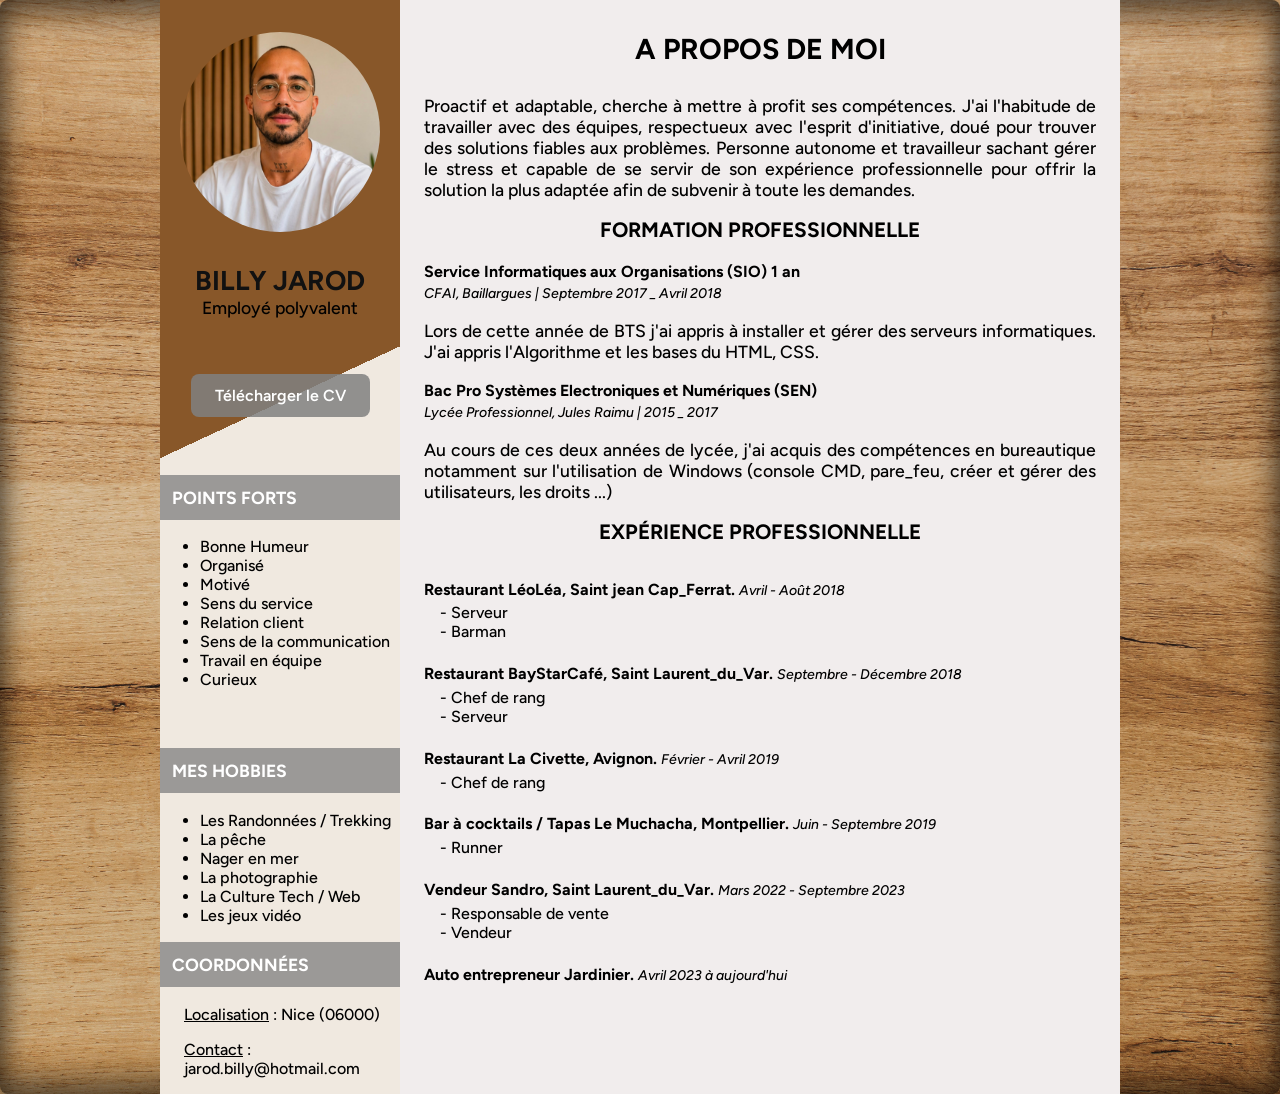
<file: CV_1/index.html>
<!DOCTYPE html>
<html lang="fr">
    <head>
        <meta charset="UTF-8">
        <meta name="viewport" content="width=device-width, initial-scale=1.0">
        <link rel="preconnect" href="https://fonts.googleapis.com">
        <link rel="preconnect" href="https://fonts.gstatic.com" crossorigin>
        <link href="https://fonts.googleapis.com/css2?family=Figtree:ital,wght@0,300..900;1,300..900&display=swap" rel="stylesheet">
        <link href="style.css" rel="stylesheet">
        <title>Curriculum Vitae Mr. BILLY Jarod</title>
        
    </head>
    <body>
        <header></header>
        <main>
            <section class="display">
                <section class="display_info_perso">
                    <div class="space_between_nom_photo">
                        <div class="photo_prenom">
                            <a href="images/img_profil_cv.jpeg"><img src="images/img_profil_cv_mini.png" title="photo_de_profil" alt="Photo de profil du CV" class="img_profil"></a>
                        </div>
                        <div class="nom_prenom">
                            <h1>BILLY JAROD</h1>
                            <p>Employé polyvalent</p>
                        </div>
                    </div>
                    
                    <a href="PDF/cv_lettre_mr_billy_jarod.pdf" target="_blank" rel="noopener noreferrer" download="cv_lettre_mr_billy_jarod.pdf" class="bouton_download">Télécharger le CV</a>

                    <div class="space_between_points_fort_coordo">
                        <div class="points_fort">
                            <h3>POINTS FORTS</h3>
                            <ul>
                                <li>Bonne Humeur</li>
                                <li>Organisé</li>
                                <li>Motivé</li>
                                <li>Sens du service</li>
                                <li>Relation client</li>
                                <li>Sens de la communication</li>
                                <li>Travail en équipe</li>
                                <li>Curieux</li>
                            </ul>
                        </div>
                        <div class="hobbies">
                            <h3>MES HOBBIES</h3>
                            <ul>
                                <li>Les Randonnées / Trekking</li>
                                <li>La pêche</li>
                                <li>Nager en mer</li>
                                <li>La photographie</li>
                                <li>La Culture Tech / Web</li>
                                <li>Les jeux vidéo</li>
                            </ul>
                        </div>
                        <div class="coordonnees">
                            <h3>COORDONNÉES</h3>
                            <p><span>Localisation</span> : Nice (06000)</p>
                            <p><span>Contact</span> : jarod.billy@hotmail.com</p>
                        </div>
                    </div>
                </section>

                <section class="display_info_generale">
                    <div class="a_propos">
                        <h1>A PROPOS DE MOI</h1>
                        <div class="introduction">
                        <p>
                            Proactif et adaptable, cherche à mettre à profit ses compétences. J'ai l'habitude de travailler avec des équipes,
                            respectueux avec l'esprit d'initiative, doué pour trouver des solutions fiables aux problèmes. Personne
                            autonome et travailleur sachant gérer le stress et capable de se servir de son expérience professionnelle
                            pour offrir la solution la plus adaptée afin de subvenir à toute les demandes.
                        </p>
                        </div>
                    </div>
                    <div class="formation_pro">

                        <h2>FORMATION PROFESSIONNELLE</h2>
                        <div class="formation">
                            <div class="text_etude">
                                <p><span class="type_formation">Service Informatiques aux Organisations (SIO) 1 an</span><br>
                                <span class="lieu_formation">CFAI, Baillargues | Septembre 2017 _ Avril 2018</span></p>
                            </div>
                            <p>Lors de cette année de BTS j'ai appris à installer et gérer des
                        serveurs informatiques. J'ai appris l'Algorithme et les bases du HTML, CSS.</p>
                        </div>
                        <div class="formation">
                            <div class="text_etude">
                                <p><span class="type_formation">Bac Pro Systèmes Electroniques et Numériques (SEN)</span><br>
                                <span class="lieu_formation">Lycée Professionnel, Jules Raimu | 2015 _ 2017</span></p>
                            </div>
                            <p>Au cours de ces deux années de lycée, j'ai acquis des compétences en bureautique
                            notamment sur l'utilisation de Windows (console CMD, pare_feu, créer et gérer des utilisateurs, les droits ...)</p>
                        </div>
                    </div>
                    <div class="experience_pro">
                        <h2>EXPÉRIENCE PROFESSIONNELLE</h2>

                        <div class="emplois">
                        <div class="emplois_entete">
                            <p><span class="type_lieu_emplois">Restaurant LéoLéa, Saint jean Cap_Ferrat.</span>
                            <span class="duree_poste">Avril - Août 2018</span></p>
                        </div>
                        <p class="poste">- Serveur<br>- Barman</p>
                        </div>

                        <div class="emplois">
                        <div class="emplois_entete">
                            <p><span class="type_lieu_emplois">Restaurant BayStarCafé, Saint Laurent_du_Var.</span>
                            <span class="duree_poste">Septembre - Décembre 2018</span></p>
                        </div>
                        <p class="poste">- Chef de rang<br>- Serveur</p>
                        </div>

                        <div class="emplois">
                        <div class="emplois_entete">
                            <p><span class="type_lieu_emplois">Restaurant La Civette, Avignon.</span>
                            <span class="duree_poste">Février - Avril 2019</span></p>
                        </div>
                        <p class="poste">- Chef de rang</p>
                        </div>

                        <div class="emplois">
                        <div class="emplois_entete">
                            <p><span class="type_lieu_emplois">Bar à cocktails / Tapas Le Muchacha, Montpellier.</span>
                            <span class="duree_poste">Juin - Septembre 2019</span></p>
                        </div>
                        <p class="poste">- Runner</p>
                        </div>

                        <div class="emplois">
                        <div class="emplois_entete">
                            <p><span class="type_lieu_emplois">Vendeur Sandro, Saint Laurent_du_Var.</span>
                            <span class="duree_poste">Mars 2022 - Septembre 2023</span></p>
                        </div>
                        <p class="poste">- Responsable de vente<br>- Vendeur</p>
                        </div>

                        <div class="emplois">
                        <div class="emplois_entete">
                            <p><span class="type_lieu_emplois">Auto entrepreneur Jardinier.</span>
                            <span class="duree_poste">Avril 2023 à aujourd'hui</span></p>
                        </div>
                        </div>
                    </div>
                </section>
            </section>
        </main>
        <footer></footer>
    </body>
</html>
</file>
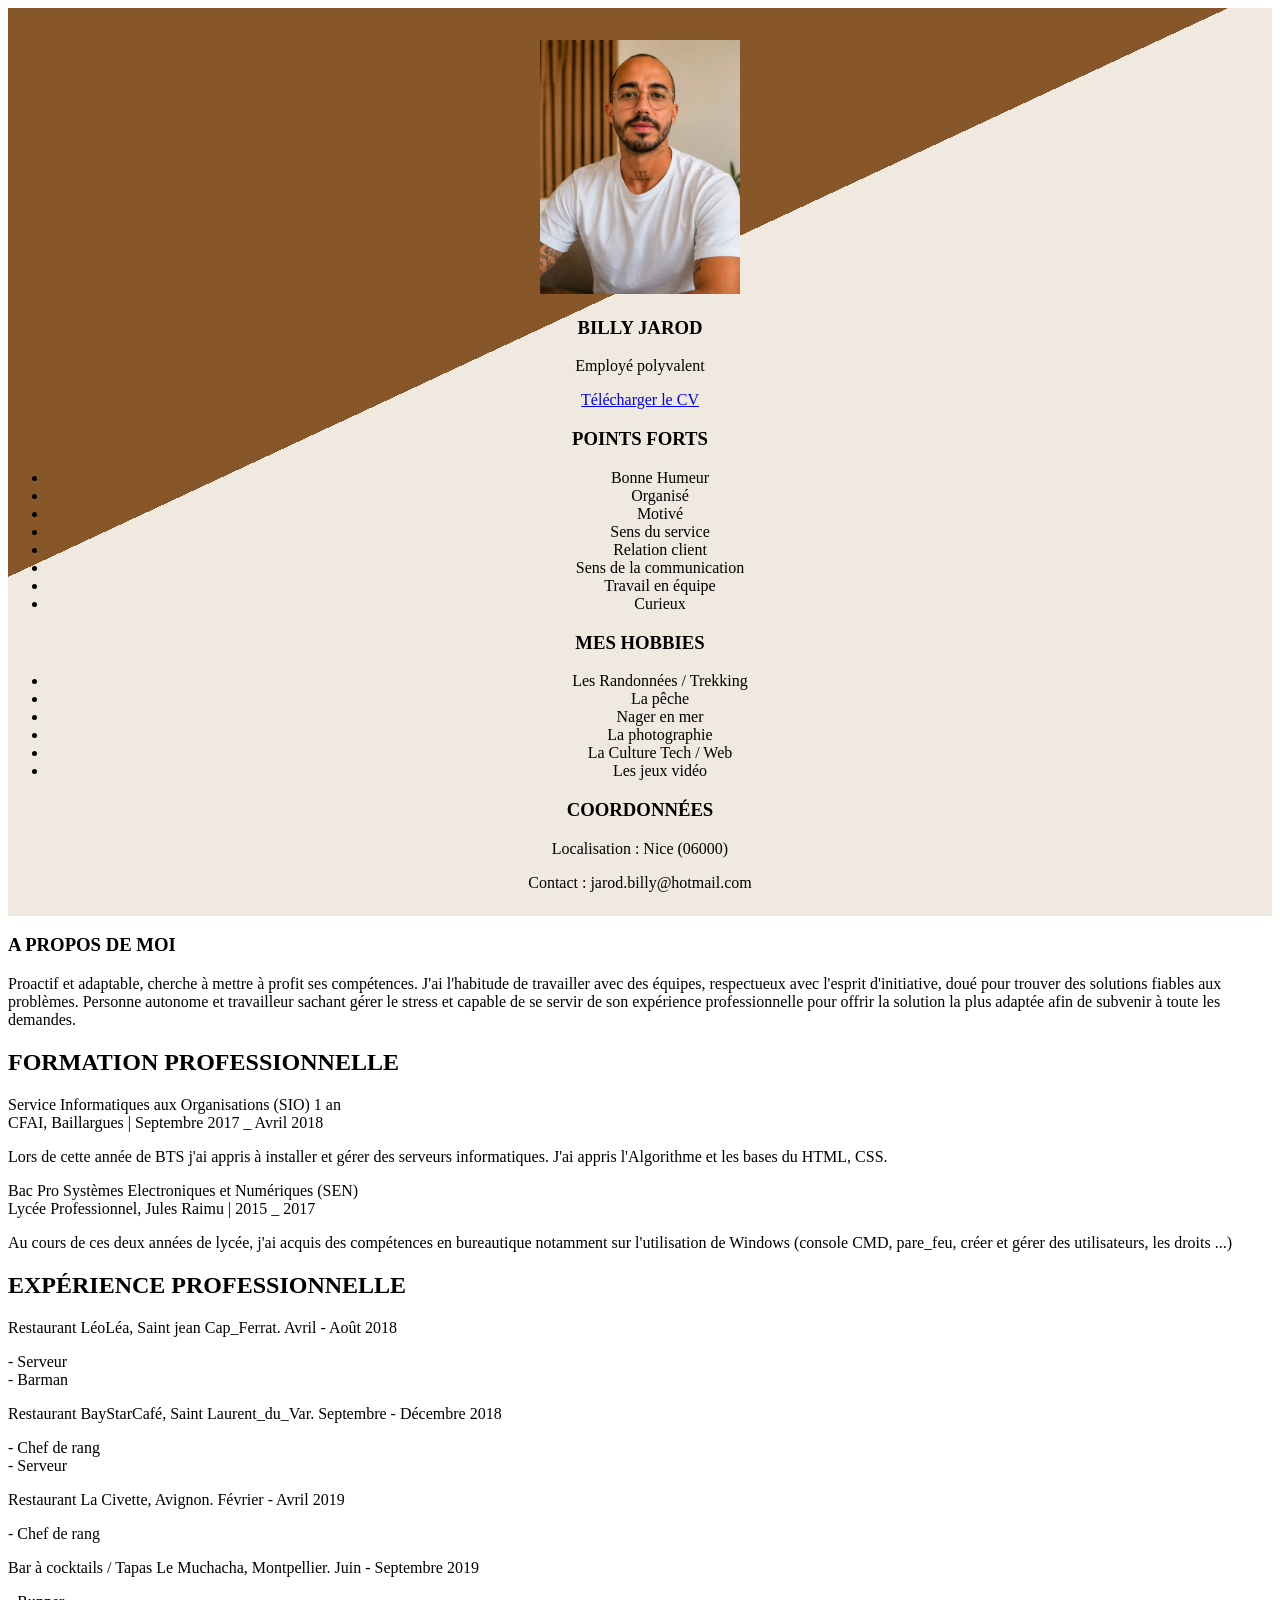
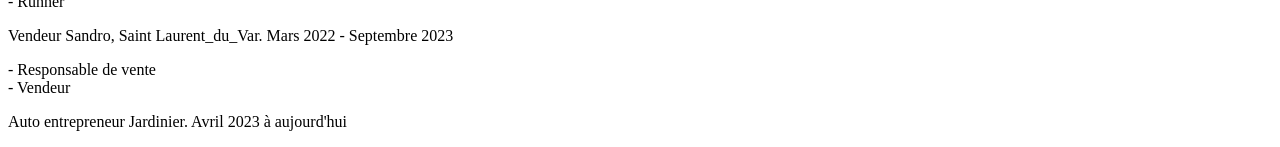
<file: CV_2/index.html>
<!DOCTYPE html>
<html lang="fr">
    <head>
        <meta charset="UTF-8">
        <meta name="viewport" content="width=device-width, initial-scale=1.0">
        <link rel="preconnect" href="https://fonts.googleapis.com">
        <link rel="preconnect" href="https://fonts.gstatic.com" crossorigin>
        <link href="https://fonts.googleapis.com/css2?family=Figtree:ital,wght@0,300..900;1,300..900&display=swap" rel="stylesheet">
        <link href="style.css" rel="stylesheet">
        <title>Curriculum Vitae Mr. BILLY Jarod</title>
        
    </head>
    <body>
        <header></header>
        <main>
            <section class="display">
                <section class="display__persoinfo">
                    <div class="spacebtw ">
                        <div class="picture">
                            <a href="images/img_profil_cv.jpeg"><img src="images/img_profil_cv_mini.png" title="photo_de_profil" alt="Photo de profil du CV" class="img_profil"></a>
                        </div>
                        <div class="firtsname">
                            <h1>BILLY JAROD</h1>
                            <p>Employé polyvalent</p>
                        </div>
                    </div>
                    <a href="PDF/cv_lettre_mr_billy_jarod.pdf" target="_blank" rel="noopener noreferrer" download="cv_lettre_mr_billy_jarod.pdf" class="btn_dl">Télécharger le CV</a>

                    <div class="space_between_strong-points_coordo">
                        <div class="strong-points">
                            <h3>POINTS FORTS</h3>
                            <ul>
                                <li>Bonne Humeur</li>
                                <li>Organisé</li>
                                <li>Motivé</li>
                                <li>Sens du service</li>
                                <li>Relation client</li>
                                <li>Sens de la communication</li>
                                <li>Travail en équipe</li>
                                <li>Curieux</li>
                            </ul>
                        </div>
                        <div class="hobbies">
                            <h3>MES HOBBIES</h3>
                            <ul>
                                <li>Les Randonnées / Trekking</li>
                                <li>La pêche</li>
                                <li>Nager en mer</li>
                                <li>La photographie</li>
                                <li>La Culture Tech / Web</li>
                                <li>Les jeux vidéo</li>
                            </ul>
                        </div>
                        <div class="contacts">
                            <h3>COORDONNÉES</h3>
                            <p><span>Localisation</span> : Nice (06000)</p>
                            <p><span>Contact</span> : jarod.billy@hotmail.com</p>
                        </div>
                    </div>
                </section>

                <section class="display_info_general">
                    <div>
                        <h1>A PROPOS DE MOI</h1>
                        <div class="intro">
                        <p>
                            Proactif et adaptable, cherche à mettre à profit ses compétences. J'ai l'habitude de travailler avec des équipes,
                            respectueux avec l'esprit d'initiative, doué pour trouver des solutions fiables aux problèmes. Personne
                            autonome et travailleur sachant gérer le stress et capable de se servir de son expérience professionnelle
                            pour offrir la solution la plus adaptée afin de subvenir à toute les demandes.
                        </p>
                        </div>
                    </div>
                    <div class="formation_pro">

                        <h2>FORMATION PROFESSIONNELLE</h2>
                        <div class="training">
                            <div class="text_etude">
                                <p><span class="training_type">Service Informatiques aux Organisations (SIO) 1 an</span><br>
                                <span class="loc_training">CFAI, Baillargues | Septembre 2017 _ Avril 2018</span></p>
                            </div>
                            <p>Lors de cette année de BTS j'ai appris à installer et gérer des
                        serveurs informatiques. J'ai appris l'Algorithme et les bases du HTML, CSS.</p>
                        </div>
                        <div class="training">
                            <div class="text_etude">
                                <p><span class="training_type">Bac Pro Systèmes Electroniques et Numériques (SEN)</span><br>
                                <span class="loc_training">Lycée Professionnel, Jules Raimu | 2015 _ 2017</span></p>
                            </div>
                            <p>Au cours de ces deux années de lycée, j'ai acquis des compétences en bureautique
                            notamment sur l'utilisation de Windows (console CMD, pare_feu, créer et gérer des utilisateurs, les droits ...)</p>
                        </div>
                    </div>
                    <div>
                        <h2>EXPÉRIENCE PROFESSIONNELLE</h2>

                        <div class="jobs">
                        <div class="jobs_header">
                            <p><span class="loc_jobs">Restaurant LéoLéa, Saint jean Cap_Ferrat.</span>
                            <span class="time_jobs">Avril - Août 2018</span></p>
                        </div>
                        <p class="type_jobs">- Serveur<br>- Barman</p>
                        </div>

                        <div class="jobs">
                        <div class="jobs_header">
                            <p><span class="loc_jobs">Restaurant BayStarCafé, Saint Laurent_du_Var.</span>
                            <span class="time_jobs">Septembre - Décembre 2018</span></p>
                        </div>
                        <p class="type_jobs">- Chef de rang<br>- Serveur</p>
                        </div>

                        <div class="jobs">
                        <div class="jobs_header">
                            <p><span class="loc_jobs">Restaurant La Civette, Avignon.</span>
                            <span class="time_jobs">Février - Avril 2019</span></p>
                        </div>
                        <p class="type_jobs">- Chef de rang</p>
                        </div>

                        <div class="jobs">
                        <div class="jobs_header">
                            <p><span class="loc_jobs">Bar à cocktails / Tapas Le Muchacha, Montpellier.</span>
                            <span class="time_jobs">Juin - Septembre 2019</span></p>
                        </div>
                        <p class="type_jobs">- Runner</p>
                        </div>

                        <div class="jobs">
                        <div class="jobs_header">
                            <p><span class="loc_jobs">Vendeur Sandro, Saint Laurent_du_Var.</span>
                            <span class="time_jobs">Mars 2022 - Septembre 2023</span></p>
                        </div>
                        <p class="type_jobs">- Responsable de vente<br>- Vendeur</p>
                        </div>

                        <div class="jobs">
                        <div class="jobs_header">
                            <p><span class="loc_jobs">Auto entrepreneur Jardinier.</span>
                            <span class="time_jobs">Avril 2023 à aujourd'hui</span></p>
                        </div>
                        </div>
                    </div>
                </section>
            </section>
        </main>
        <footer></footer>
    </body>
</html>
</file>
<file: CV_1/style.css>
* {
    box-sizing: border-box;
}

body {
    font-family: "Figtree", sans-serif;
    font-optical-sizing: auto;
    font-weight: 500;
    font-style: normal;
    font-size: 0.875rem;
    background-image: url(images/background_wood.jpg);
    background-size: cover;
    background-position: center;
    margin: 0;
    padding: 0;
    box-shadow:
        inset 0 15px 30px rgba(0,0,0,0.5),
        inset 0 -15px 30px rgba(0,0,0,0.5),
        0 20px 40px rgba(0,0,0,0.6);
    border-radius: 8px;
}

main {
    background-color: #f1eded;
    display: flex;
    box-sizing: border-box;
    flex-direction: column;
    min-height: 100dvh;
    width: 100%;
}

.display_page {
    display: flex;
    flex-direction: column;
    width: 100%;
}

.display_info_perso {
    text-align: center;
    background: linear-gradient(155deg, #885729 0%,#885729 38%,#f0e9e0 35%, #f0e9e0 100%);
    padding-top: 2rem;
    padding-bottom: 0.5rem;
    
}

.space_between_nom_photo {
    margin-bottom: 2rem;
}

.photo_prenom {
    display: flex;
    margin: auto;
    width: clamp(10rem, 6.57rem + 17.14vw, 20rem);
    height: clamp(10rem, 6.57rem + 17.14vw, 20rem);
    overflow: hidden;
    border-radius: 50%;
    align-items: start;
    justify-content: center;    
}

.nom_prenom {
    display: flex;
    flex-direction: column;
}

.nom_prenom h1 {
    color: rgb(17, 17, 17);
    font-size: 1.5rem;
    width: fit-content;
    margin: auto;
    align-items: start;
}

.nom_prenom p {
    width: fit-content;
    margin: auto;
    margin-top: 0;
}

.bouton_download {
  display: block;          
  width: fit-content;     
  margin: 1.5rem auto;    
  padding: 0.75rem 1.5rem; 
  background-color: hsla(0, 0%, 50%, 0.851); 
  color: hsl(0, 0%, 100%);               
  font-size: 1rem;
  font-weight: 600;
  text-decoration: none;                 
  text-align: center;
  border-radius: 0.5rem;                 
  transition: background-color 0.2s ease, transform 0.2s ease;
}

.bouton_download:active {
  transform: scale(0.98); 
}

.display_info_perso h3 {
    background-color: hsla(0, 0%, 50%, 0.751);
    color: hsl(0, 0%, 100%);
    padding: 0.75rem; 
    text-align: left;
    font-size: clamp(0.8rem, 2vw, 1.5rem);   
}

.coordonnees p {
    padding-left: 1.5rem;
}

.points_fort ul,
.hobbies ul,
.coordonnees p {
     text-align: left; 
}

.coordonnees span {
    text-decoration: underline ;
}

.display_info_generale {
    text-align: center;
    padding-bottom: 2rem;
   
}

.introduction p,
.formation p {
    text-align: justify;
    padding: 0 1.5rem;
}

.display_info_generale h1 {
    font-size: clamp(1.6rem, 3vw, 1.8rem);
}

.display_info_generale h2 {
    font-size: clamp(1.03rem, 2.5vw, 1.5rem);
}

.type_formation,
.type_lieu_emplois {
    font-weight: bold;
}

.lieu_formation,
.duree_poste {
    font-style: italic;
    font-size: 0.800rem;
}

.emplois {
    padding: 0 1.5rem;
    text-align: left;
}
.emplois_entete {
    display: flex;
    flex-direction: column;   
    align-items: flex-start;
    gap: 0.2em;
}

.emplois_entete p{
    margin: 1rem 0 0 ;
}

.poste {
    margin: 0.3rem 1rem;
}


@media (min-width: 767px) and (max-width:1023px) {

    body {
        font-size: 1.1rem;
    }

    .space_between_nom_photo {
    margin-bottom: 4rem;
    }

    .photo_prenom { 
        width: 200px;
        height: 200px;
        border-radius: 50% 50% 50% 50% / 50% 50% 50% 50% ;
    }

    .nom_prenom h1 {
        font-size: 1.7rem;
        margin-top: 1rem;
    }

    .display_info_perso h3 {
        font-size: 1.2rem;
        text-align: center;
    }

    .space_between_points_fort_coordo {
        display: flex;
        justify-content: space-around;
    }

    .points_fort ul,
    .hobbies ul, 
    .coordonnees p {
        font-size: 1rem;
    }

    .display_info_generale h1 {
        font-size: 1.8rem;
    }

    .display_info_generale h2 {
        font-size: 1.3rem;
    }

    .type_formation,
    .type_lieu_emplois {
        font-size: 1.2rem;
    }

    .lieu_formation,
    .duree_poste {
        font-size: 1rem;
    }

    .poste {
        font-size: 1rem;
    }
}


@media (min-width: 1024px) and (max-width: 1439px) {

    body {
        font-size: 1.1rem;
    }

    main {
        width: 75%;
        margin: auto;
        overflow: hidden;
    }

    .display {
        display: grid;
        grid-template-columns: 15rem 1fr ;
        min-height: 100dvh;
        overflow-y: auto;
    }

    .display_info_perso {
        display: flex;
        flex-direction: column;
        padding: 0;
    }

    .photo_prenom { 
        margin: 2rem auto;       
        width: 200px;
        height: 200px;
        border-radius: 50% 50% 50% 50% / 50% 50% 50% 50% ;
    }

    .nom_prenom h1 {
        font-size: 1.7rem;
    }

    .space_between_points_fort_coordo {
        margin-top: 1rem;
    }

    .points_fort {
        height: 16rem;
    }

    .display_info_perso h3 {
        font-size: 1.1rem;
    }
    .points_fort ul,
    .hobbies ul, 
    .coordonnees p {
        font-size: 1rem;
    }

    .display_info_generale {
        margin-top: 2rem;
    }

    .display_info_generale h1 {
        margin-top: 0;
        font-size: 1.8rem;
    }

    .display_info_generale h2 {
        font-size: 1.3rem;
    }

    .type_formation,
    .type_lieu_emplois {
        font-size: 1rem;
    }

    .lieu_formation,
    .duree_poste {
        font-size: 0.875rem;
    }

    .poste {
    font-size: 1rem;
    }
}

@media (min-width: 1440px) {

    body {
        font-size: 1.3rem;
    }

    main {
        width: 75%;
        margin: auto;
        overflow: hidden;
    }

    .display {
        display: grid;
        grid-template-columns: 22rem 1fr;
        max-height: 100dvh;
        overflow-y: auto;
    }

    .display_info_perso {
        display: flex;
        flex-direction: column;
        padding: 0;
    }

    .photo_prenom { 
        margin: 2rem auto;       
        width: 200px;
        height: 200px;
        border-radius: 50% 50% 50% 50% / 50% 50% 50% 50% ;
    }

    .nom_prenom h1 {
        font-size: 2rem;
    }

    .bouton_download {                  
        font-size: 1.2rem;
    }

    .display_info_perso h3 {
        font-size: 1.3rem;
    }
    .points_fort ul,
    .hobbies ul, 
    .coordonnees p {
        font-size: 1.3rem;
    }

    .display_info_generale {
        padding: 1.5rem;
        margin-top: 2rem;
    }

    .display_info_generale h1 {
        margin-top: 0;
        font-size: 2.2rem;
    }

    .display_info_generale h2 {
        font-size: 1.7rem;
    }

    .type_formation,
    .type_lieu_emplois {
        font-size: 1.5rem;
    }

    .lieu_formation,
    .duree_poste {
        font-size: 1.3rem;
    }

    .poste {
    font-size: 1.3rem;
    }
}
</file>
<file: CV_2/style.css>
.display__persoinfo {
  text-align: center;
  background: linear-gradient(155deg, #885729 0%, #885729 38%, #f0e9e0 35%, #f0e9e0 100%);
  padding-top: 2rem;
  padding-bottom: 0.5rem;
}

.display__persoinfo--spacebtw {
  margin-bottom: 2rem;
}
.display__persoinfo--spacebtw .picture {
  display: flex;
  margin: auto;
  width: clamp(10rem, 6.57rem + 17.14vw, 20rem);
  height: clamp(10rem, 6.57rem + 17.14vw, 20rem);
  overflow: hidden;
  border-radius: 50%;
  align-items: start;
  justify-content: center;
}

/*# sourceMappingURL=style.css.map */
</file>
